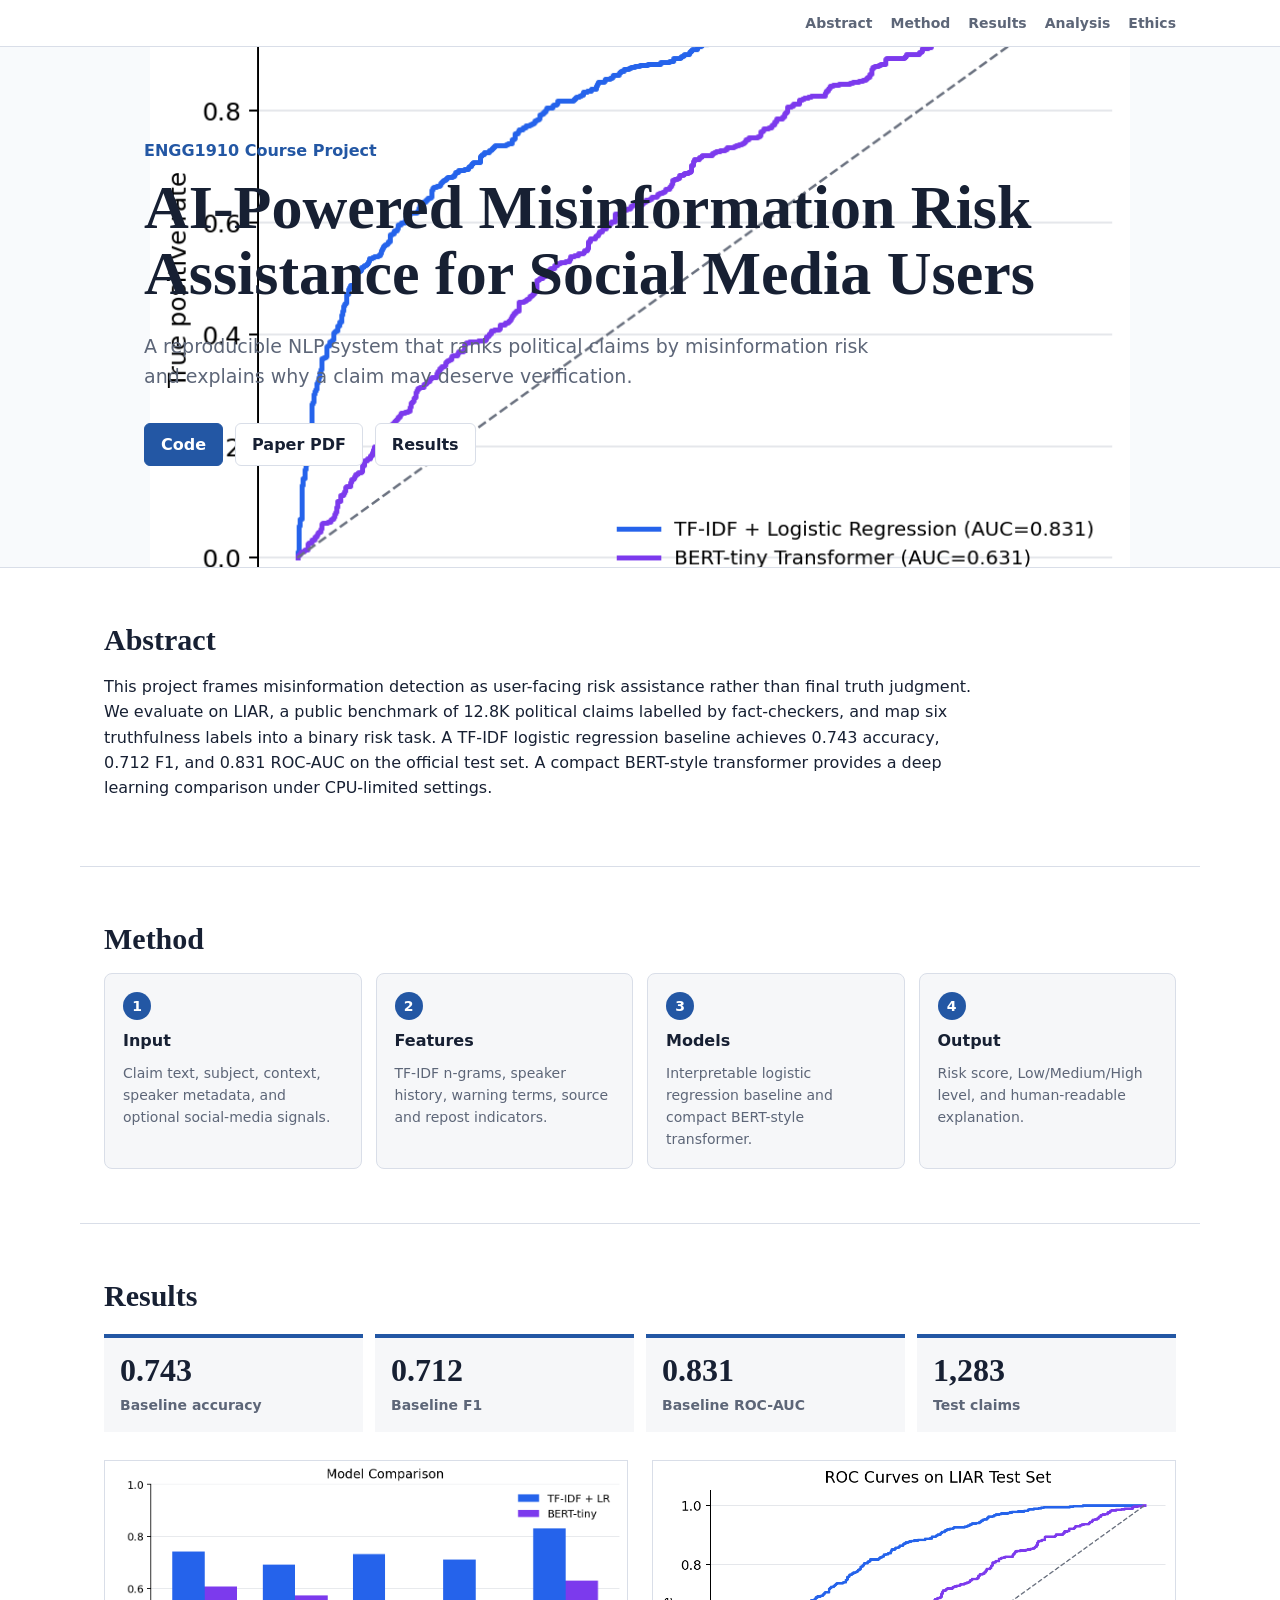
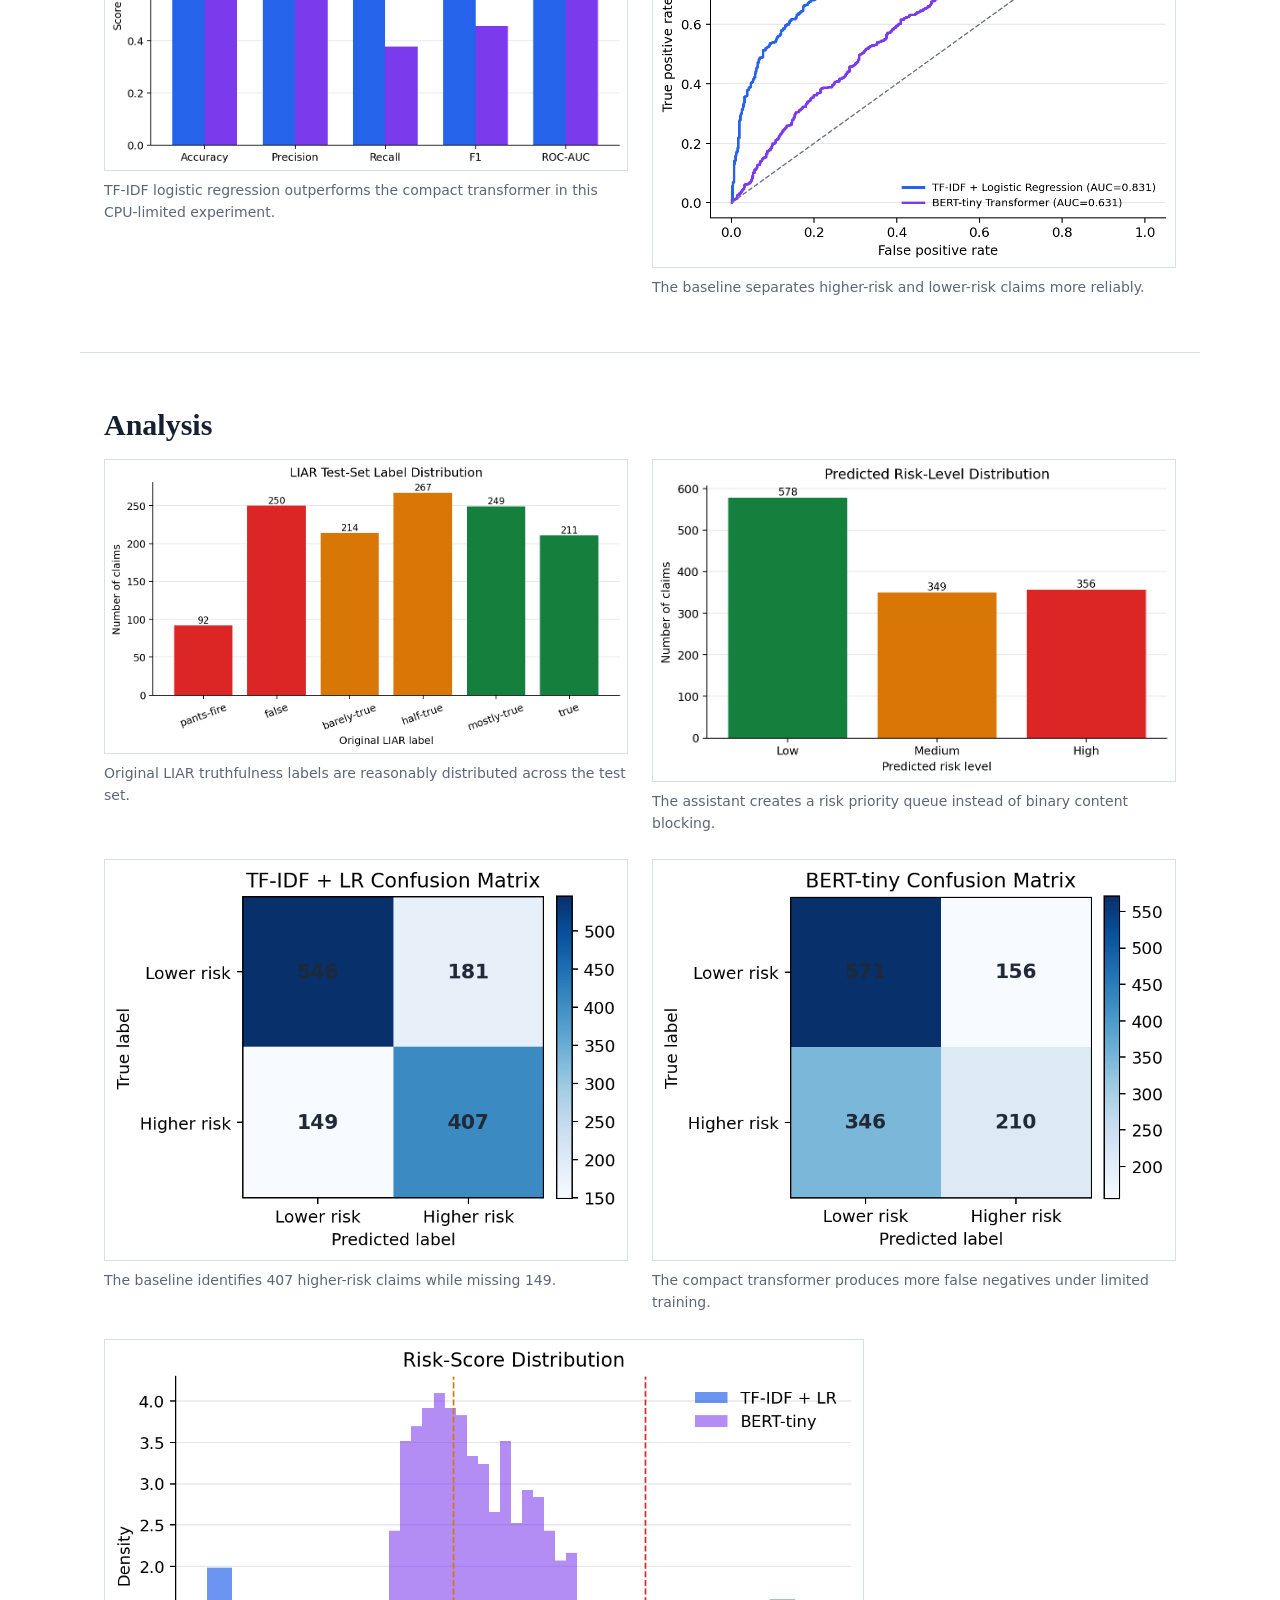
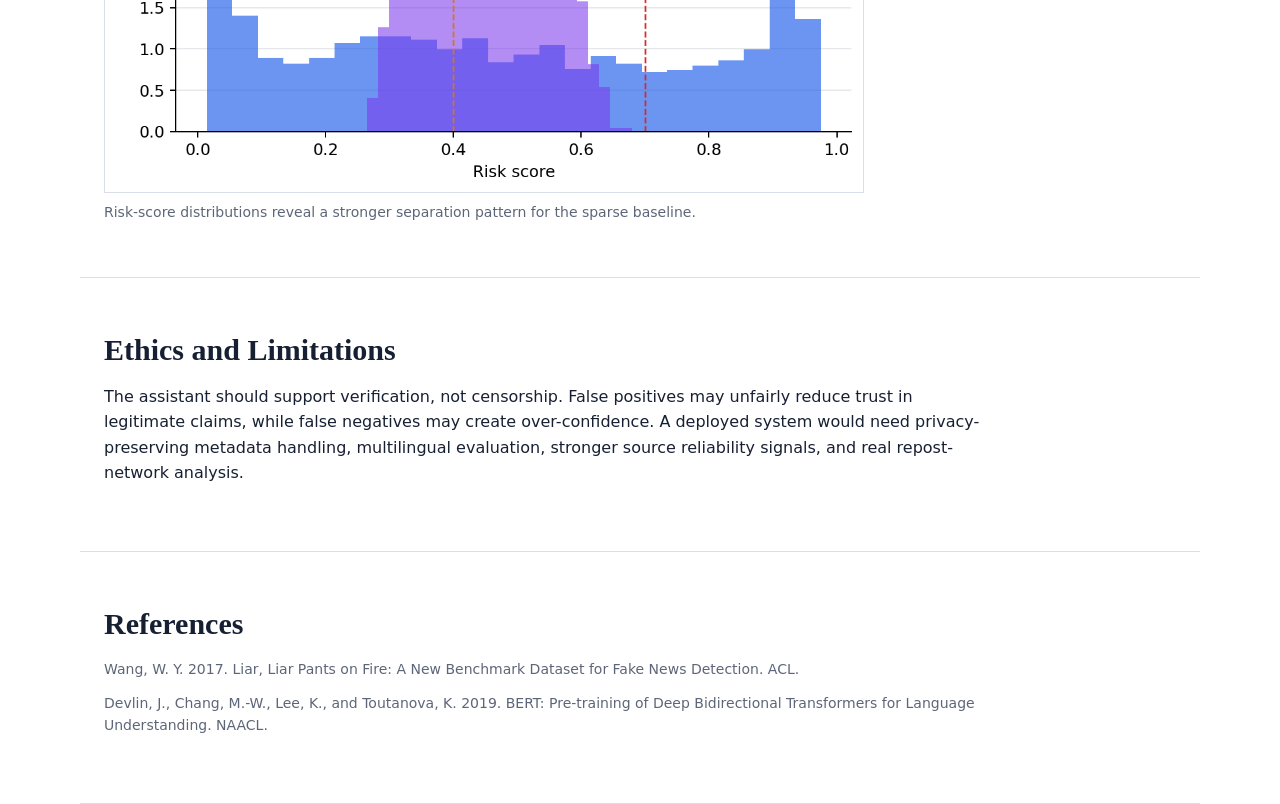
<file: index.html>
<!doctype html>
<html lang="en">
  <head>
    <meta charset="utf-8" />
    <meta name="viewport" content="width=device-width, initial-scale=1" />
    <meta
      name="description"
      content="Project page for AI-Powered Misinformation Risk Assistance for Social Media Users."
    />
    <title>AI-Powered Misinformation Risk Assistance</title>
    <link rel="stylesheet" href="styles.css" />
  </head>
  <body>
    <header class="site-header">
      <nav class="nav">
        <a href="#abstract">Abstract</a>
        <a href="#method">Method</a>
        <a href="#results">Results</a>
        <a href="#analysis">Analysis</a>
        <a href="#ethics">Ethics</a>
      </nav>
    </header>

    <main>
      <section class="hero">
        <div class="hero-inner">
          <p class="venue">ENGG1910 Course Project</p>
          <h1>AI-Powered Misinformation Risk Assistance for Social Media Users</h1>
          <p class="subtitle">
            A reproducible NLP system that ranks political claims by misinformation risk and explains why
            a claim may deserve verification.
          </p>
          <div class="actions" aria-label="Project links">
            <a href="https://github.com/DasbootU9607/ENGG1910-Group-Project" class="button primary">Code</a>
            <a href="report.pdf" class="button">Paper PDF</a>
            <a href="#results" class="button">Results</a>
          </div>
        </div>
      </section>

      <section id="abstract" class="section">
        <h2>Abstract</h2>
        <p>
          This project frames misinformation detection as user-facing risk assistance rather than final
          truth judgment. We evaluate on LIAR, a public benchmark of 12.8K political claims labelled by
          fact-checkers, and map six truthfulness labels into a binary risk task. A TF-IDF logistic
          regression baseline achieves 0.743 accuracy, 0.712 F1, and 0.831 ROC-AUC on the official test
          set. A compact BERT-style transformer provides a deep learning comparison under CPU-limited
          settings.
        </p>
      </section>

      <section id="method" class="section">
        <h2>Method</h2>
        <div class="pipeline" aria-label="System pipeline">
          <div class="stage">
            <span>1</span>
            <h3>Input</h3>
            <p>Claim text, subject, context, speaker metadata, and optional social-media signals.</p>
          </div>
          <div class="stage">
            <span>2</span>
            <h3>Features</h3>
            <p>TF-IDF n-grams, speaker history, warning terms, source and repost indicators.</p>
          </div>
          <div class="stage">
            <span>3</span>
            <h3>Models</h3>
            <p>Interpretable logistic regression baseline and compact BERT-style transformer.</p>
          </div>
          <div class="stage">
            <span>4</span>
            <h3>Output</h3>
            <p>Risk score, Low/Medium/High level, and human-readable explanation.</p>
          </div>
        </div>
      </section>

      <section id="results" class="section">
        <h2>Results</h2>
        <div class="metrics">
          <div>
            <strong>0.743</strong>
            <span>Baseline accuracy</span>
          </div>
          <div>
            <strong>0.712</strong>
            <span>Baseline F1</span>
          </div>
          <div>
            <strong>0.831</strong>
            <span>Baseline ROC-AUC</span>
          </div>
          <div>
            <strong>1,283</strong>
            <span>Test claims</span>
          </div>
        </div>
        <div class="figure-grid">
          <figure>
            <img src="assets/model_comparison.png" alt="Bar chart comparing baseline and transformer metrics" />
            <figcaption>TF-IDF logistic regression outperforms the compact transformer in this CPU-limited experiment.</figcaption>
          </figure>
          <figure>
            <img src="assets/roc_curves.png" alt="ROC curves for baseline and transformer models" />
            <figcaption>The baseline separates higher-risk and lower-risk claims more reliably.</figcaption>
          </figure>
        </div>
      </section>

      <section id="analysis" class="section">
        <h2>Analysis</h2>
        <div class="figure-grid">
          <figure>
            <img src="assets/label_distribution.png" alt="LIAR test-set label distribution" />
            <figcaption>Original LIAR truthfulness labels are reasonably distributed across the test set.</figcaption>
          </figure>
          <figure>
            <img src="assets/risk_distribution.png" alt="Predicted low, medium, and high risk distribution" />
            <figcaption>The assistant creates a risk priority queue instead of binary content blocking.</figcaption>
          </figure>
          <figure>
            <img src="assets/baseline_confusion_matrix.png" alt="Baseline confusion matrix" />
            <figcaption>The baseline identifies 407 higher-risk claims while missing 149.</figcaption>
          </figure>
          <figure>
            <img src="assets/transformer_confusion_matrix.png" alt="Transformer confusion matrix" />
            <figcaption>The compact transformer produces more false negatives under limited training.</figcaption>
          </figure>
        </div>
        <figure class="wide-figure">
          <img src="assets/score_distribution.png" alt="Risk score distributions for both models" />
          <figcaption>Risk-score distributions reveal a stronger separation pattern for the sparse baseline.</figcaption>
        </figure>
      </section>

      <section id="ethics" class="section">
        <h2>Ethics and Limitations</h2>
        <p>
          The assistant should support verification, not censorship. False positives may unfairly reduce
          trust in legitimate claims, while false negatives may create over-confidence. A deployed system
          would need privacy-preserving metadata handling, multilingual evaluation, stronger source
          reliability signals, and real repost-network analysis.
        </p>
      </section>

      <section class="section references">
        <h2>References</h2>
        <p>Wang, W. Y. 2017. Liar, Liar Pants on Fire: A New Benchmark Dataset for Fake News Detection. ACL.</p>
        <p>Devlin, J., Chang, M.-W., Lee, K., and Toutanova, K. 2019. BERT: Pre-training of Deep Bidirectional Transformers for Language Understanding. NAACL.</p>
      </section>
    </main>
  </body>
</html>
</file>
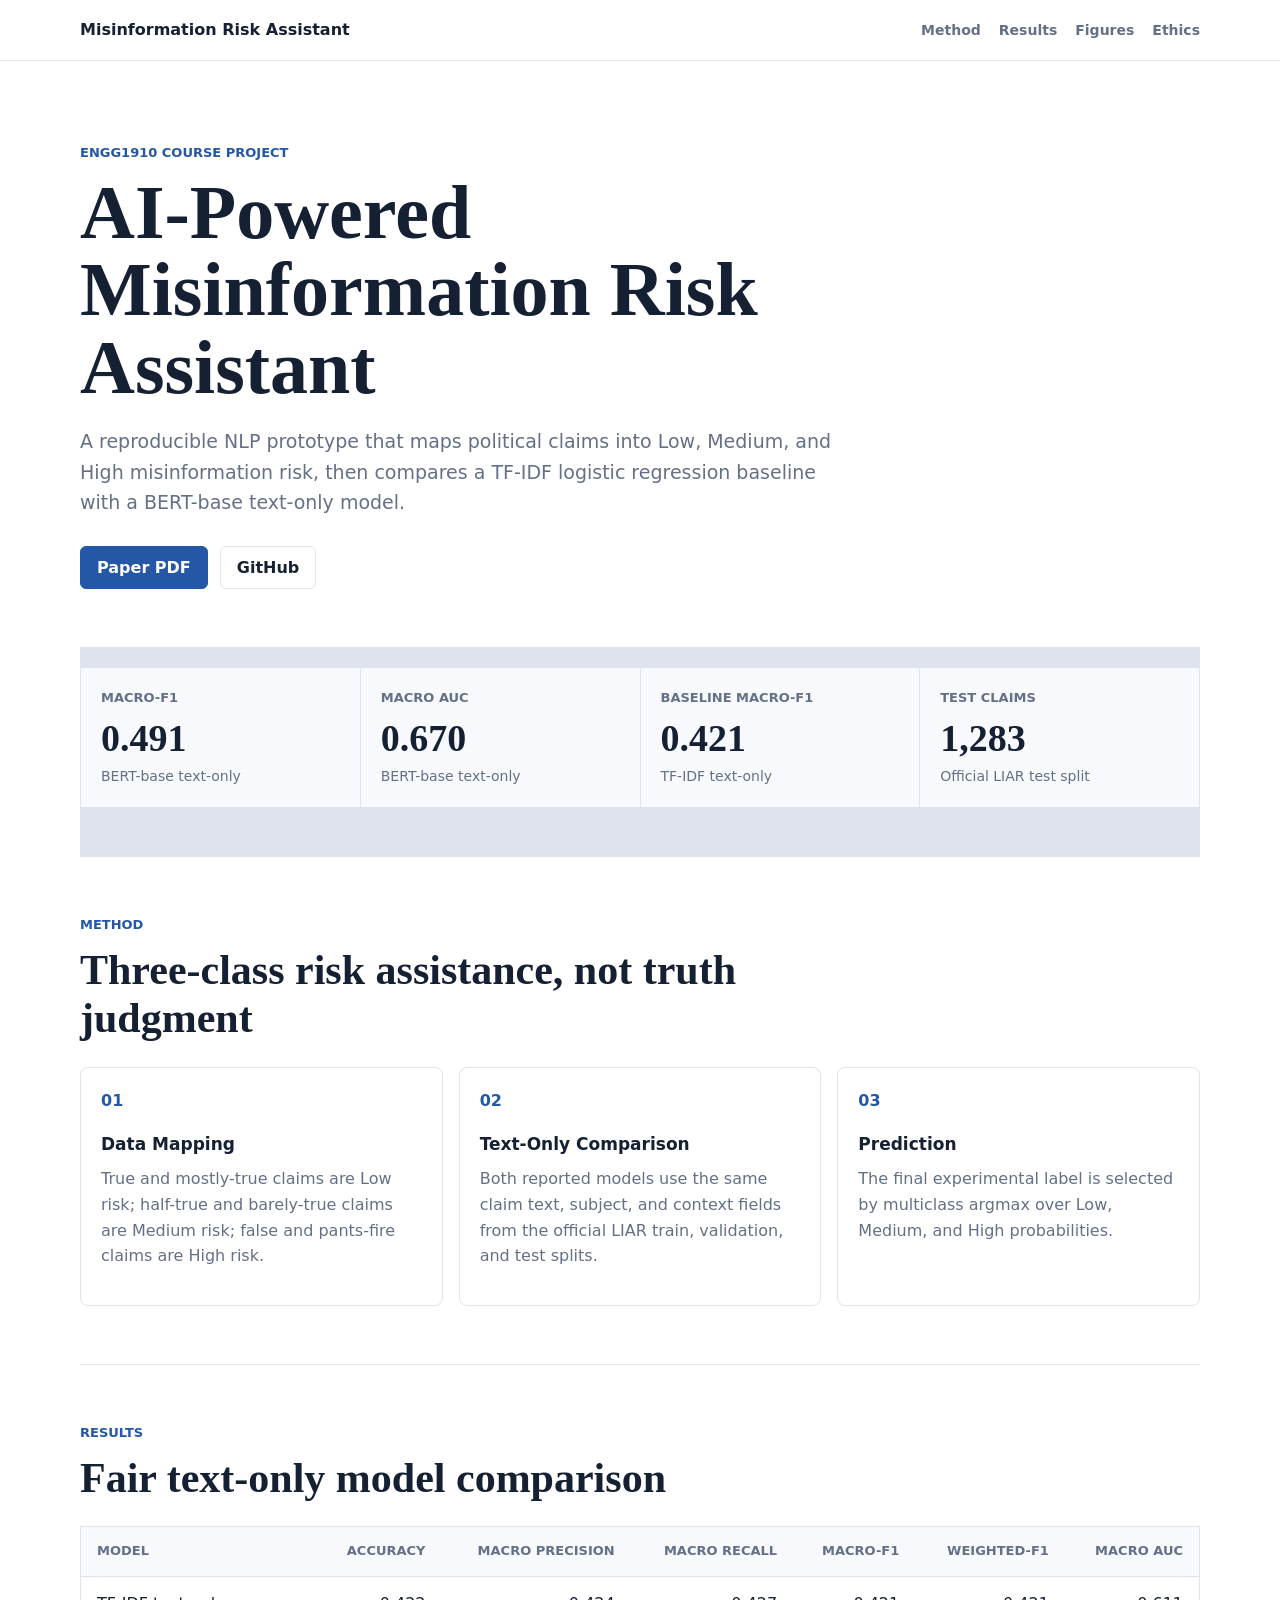
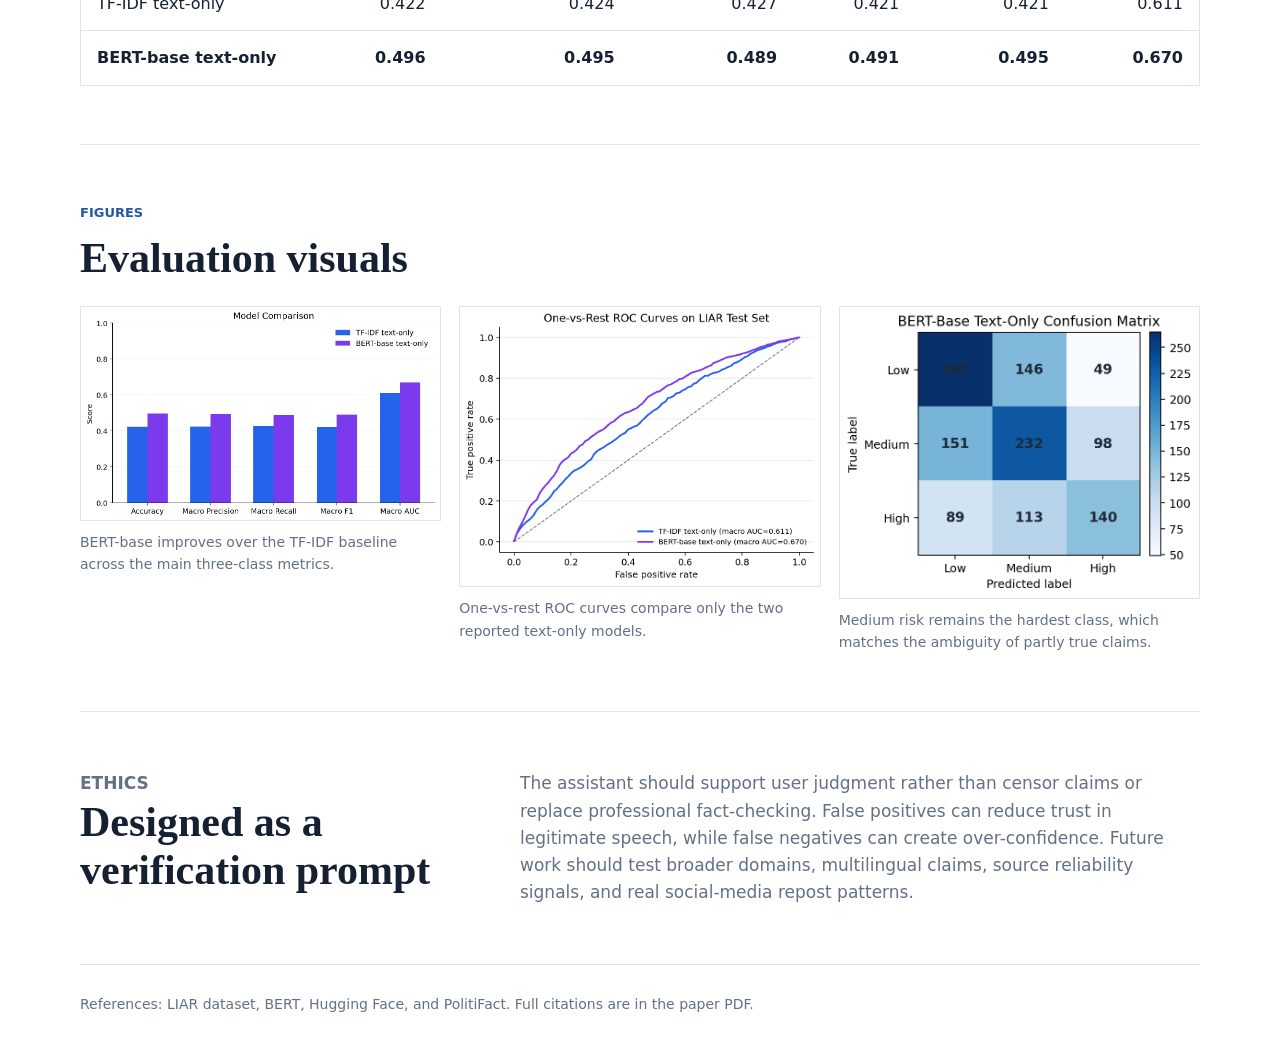
<file: docs/index.html>
<!doctype html>
<html lang="en">
  <head>
    <meta charset="utf-8" />
    <meta name="viewport" content="width=device-width, initial-scale=1" />
    <meta
      name="description"
      content="ENGG1910 project page for an AI-powered misinformation risk assistant."
    />
    <title>AI-Powered Misinformation Risk Assistant</title>
    <link rel="stylesheet" href="styles.css" />
  </head>
  <body>
    <header class="site-header">
      <nav class="nav" aria-label="Project navigation">
        <a class="brand" href="#">Misinformation Risk Assistant</a>
        <div class="nav-links">
          <a href="#method">Method</a>
          <a href="#results">Results</a>
          <a href="#figures">Figures</a>
          <a href="#ethics">Ethics</a>
        </div>
      </nav>
    </header>

    <main>
      <section class="hero">
        <p class="eyebrow">ENGG1910 Course Project</p>
        <h1>AI-Powered Misinformation Risk Assistant</h1>
        <p class="lede">
          A reproducible NLP prototype that maps political claims into Low, Medium, and High
          misinformation risk, then compares a TF-IDF logistic regression baseline with a
          BERT-base text-only model.
        </p>
        <div class="actions" aria-label="Project links">
          <a class="button primary" href="report.pdf">Paper PDF</a>
          <a class="button" href="https://github.com/DasbootU9607/ENGG1910-Group-Project">GitHub</a>
        </div>
      </section>

      <section class="metrics" aria-label="Key results">
        <div>
          <span>Macro-F1</span>
          <strong>0.491</strong>
          <p>BERT-base text-only</p>
        </div>
        <div>
          <span>Macro AUC</span>
          <strong>0.670</strong>
          <p>BERT-base text-only</p>
        </div>
        <div>
          <span>Baseline Macro-F1</span>
          <strong>0.421</strong>
          <p>TF-IDF text-only</p>
        </div>
        <div>
          <span>Test Claims</span>
          <strong>1,283</strong>
          <p>Official LIAR test split</p>
        </div>
      </section>

      <section id="method" class="section">
        <div class="section-heading">
          <p class="eyebrow">Method</p>
          <h2>Three-class risk assistance, not truth judgment</h2>
        </div>
        <div class="method-grid">
          <article>
            <span>01</span>
            <h3>Data Mapping</h3>
            <p>True and mostly-true claims are Low risk; half-true and barely-true claims are Medium risk; false and pants-fire claims are High risk.</p>
          </article>
          <article>
            <span>02</span>
            <h3>Text-Only Comparison</h3>
            <p>Both reported models use the same claim text, subject, and context fields from the official LIAR train, validation, and test splits.</p>
          </article>
          <article>
            <span>03</span>
            <h3>Prediction</h3>
            <p>The final experimental label is selected by multiclass argmax over Low, Medium, and High probabilities.</p>
          </article>
        </div>
      </section>

      <section id="results" class="section">
        <div class="section-heading">
          <p class="eyebrow">Results</p>
          <h2>Fair text-only model comparison</h2>
        </div>
        <div class="table-wrap">
          <table>
            <thead>
              <tr>
                <th>Model</th>
                <th>Accuracy</th>
                <th>Macro Precision</th>
                <th>Macro Recall</th>
                <th>Macro-F1</th>
                <th>Weighted-F1</th>
                <th>Macro AUC</th>
              </tr>
            </thead>
            <tbody>
              <tr>
                <td>TF-IDF text-only</td>
                <td>0.422</td>
                <td>0.424</td>
                <td>0.427</td>
                <td>0.421</td>
                <td>0.421</td>
                <td>0.611</td>
              </tr>
              <tr>
                <td>BERT-base text-only</td>
                <td>0.496</td>
                <td>0.495</td>
                <td>0.489</td>
                <td>0.491</td>
                <td>0.495</td>
                <td>0.670</td>
              </tr>
            </tbody>
          </table>
        </div>
      </section>

      <section id="figures" class="section">
        <div class="section-heading">
          <p class="eyebrow">Figures</p>
          <h2>Evaluation visuals</h2>
        </div>
        <div class="figure-grid">
          <figure>
            <img src="assets/model_comparison.png" alt="Bar chart comparing TF-IDF and BERT-base metrics" />
            <figcaption>BERT-base improves over the TF-IDF baseline across the main three-class metrics.</figcaption>
          </figure>
          <figure>
            <img src="assets/roc_curves.png" alt="One-vs-rest ROC curves for TF-IDF and BERT-base" />
            <figcaption>One-vs-rest ROC curves compare only the two reported text-only models.</figcaption>
          </figure>
          <figure>
            <img src="assets/transformer_confusion_matrix.png" alt="BERT-base three-class confusion matrix" />
            <figcaption>Medium risk remains the hardest class, which matches the ambiguity of partly true claims.</figcaption>
          </figure>
        </div>
      </section>

      <section id="ethics" class="section split">
        <div>
          <p class="eyebrow">Ethics</p>
          <h2>Designed as a verification prompt</h2>
        </div>
        <p>
          The assistant should support user judgment rather than censor claims or replace professional
          fact-checking. False positives can reduce trust in legitimate speech, while false negatives
          can create over-confidence. Future work should test broader domains, multilingual claims,
          source reliability signals, and real social-media repost patterns.
        </p>
      </section>

      <footer class="footer">
        <p>References: LIAR dataset, BERT, Hugging Face, and PolitiFact. Full citations are in the paper PDF.</p>
      </footer>
    </main>
  </body>
</html>
</file>
<file: styles.css>
:root {
  color-scheme: light;
  --ink: #172033;
  --muted: #5d6678;
  --line: #d9dee8;
  --paper: #ffffff;
  --soft: #f6f7f9;
  --blue: #2357a4;
  --green: #187044;
  --amber: #a36405;
  --red: #a92727;
}

* {
  box-sizing: border-box;
}

html {
  scroll-behavior: smooth;
}

body {
  margin: 0;
  color: var(--ink);
  background: var(--paper);
  font-family: Inter, ui-sans-serif, system-ui, -apple-system, BlinkMacSystemFont, "Segoe UI", sans-serif;
  font-size: 16px;
  line-height: 1.58;
}

.site-header {
  position: sticky;
  top: 0;
  z-index: 10;
  background: rgba(255, 255, 255, 0.95);
  border-bottom: 1px solid var(--line);
  backdrop-filter: blur(8px);
}

.nav {
  max-width: 1120px;
  margin: 0 auto;
  padding: 12px 24px;
  display: flex;
  gap: 18px;
  justify-content: flex-end;
  flex-wrap: wrap;
}

.nav a {
  color: var(--muted);
  text-decoration: none;
  font-size: 14px;
  font-weight: 600;
}

.nav a:hover {
  color: var(--blue);
}

.hero {
  border-bottom: 1px solid var(--line);
  background: #f8fafc url("assets/roc_curves.png") center 54% / min(980px, 96vw) auto no-repeat;
}

.hero-inner {
  max-width: 1040px;
  min-height: 520px;
  margin: 0 auto;
  padding: 86px 24px 96px;
  display: flex;
  flex-direction: column;
  justify-content: center;
}

.venue {
  margin: 0 0 12px;
  color: var(--blue);
  font-weight: 700;
  letter-spacing: 0;
}

h1 {
  max-width: 920px;
  margin: 0;
  font-family: Georgia, "Times New Roman", serif;
  font-size: clamp(34px, 5.4vw, 62px);
  line-height: 1.06;
  letter-spacing: 0;
}

.subtitle {
  max-width: 760px;
  margin: 24px 0 0;
  color: var(--muted);
  font-size: 19px;
}

.actions {
  margin-top: 32px;
  display: flex;
  gap: 12px;
  flex-wrap: wrap;
}

.button {
  display: inline-flex;
  align-items: center;
  justify-content: center;
  min-height: 42px;
  padding: 8px 16px;
  border: 1px solid var(--line);
  color: var(--ink);
  background: white;
  text-decoration: none;
  font-weight: 700;
  border-radius: 6px;
}

.button.primary {
  color: white;
  background: var(--blue);
  border-color: var(--blue);
}

.section {
  max-width: 1120px;
  margin: 0 auto;
  padding: 54px 24px;
  border-bottom: 1px solid var(--line);
}

h2 {
  margin: 0 0 16px;
  font-family: Georgia, "Times New Roman", serif;
  font-size: 30px;
  line-height: 1.2;
  letter-spacing: 0;
}

h3 {
  margin: 8px 0 8px;
  font-size: 16px;
}

p {
  max-width: 880px;
  margin: 0 0 12px;
}

.pipeline {
  display: grid;
  grid-template-columns: repeat(4, minmax(0, 1fr));
  gap: 14px;
}

.stage {
  border: 1px solid var(--line);
  border-radius: 8px;
  padding: 18px;
  background: var(--soft);
}

.stage span {
  display: inline-flex;
  width: 28px;
  height: 28px;
  align-items: center;
  justify-content: center;
  color: white;
  background: var(--blue);
  border-radius: 50%;
  font-size: 14px;
  font-weight: 800;
}

.stage p {
  color: var(--muted);
  font-size: 14px;
  margin: 0;
}

.metrics {
  display: grid;
  grid-template-columns: repeat(4, minmax(0, 1fr));
  gap: 12px;
  margin: 20px 0 28px;
}

.metrics div {
  border-top: 4px solid var(--blue);
  background: var(--soft);
  padding: 16px;
}

.metrics strong {
  display: block;
  font-family: Georgia, "Times New Roman", serif;
  font-size: 32px;
  line-height: 1;
}

.metrics span {
  display: block;
  margin-top: 8px;
  color: var(--muted);
  font-size: 14px;
  font-weight: 650;
}

.figure-grid {
  display: grid;
  grid-template-columns: repeat(2, minmax(0, 1fr));
  gap: 24px;
}

figure {
  margin: 0;
}

figure img {
  display: block;
  width: 100%;
  height: auto;
  border: 1px solid var(--line);
  background: white;
}

figcaption {
  margin-top: 8px;
  color: var(--muted);
  font-size: 14px;
}

.wide-figure {
  margin-top: 26px;
  max-width: 760px;
}

.references p {
  font-size: 14px;
  color: var(--muted);
}

@media (max-width: 840px) {
  .hero-inner {
    min-height: 480px;
    padding-top: 64px;
  }

  .pipeline,
  .metrics,
  .figure-grid {
    grid-template-columns: 1fr;
  }

  h1 {
    font-size: 36px;
  }

  .subtitle {
    font-size: 17px;
  }
}
</file>
<file: docs/styles.css>
:root {
  color-scheme: light;
  --ink: #162033;
  --muted: #647086;
  --line: #dfe4ec;
  --paper: #ffffff;
  --soft: #f7f9fc;
  --blue: #2457a6;
  --green: #207553;
  --amber: #b36b00;
}

* {
  box-sizing: border-box;
}

html {
  scroll-behavior: smooth;
}

body {
  margin: 0;
  color: var(--ink);
  background: var(--paper);
  font-family: Inter, ui-sans-serif, system-ui, -apple-system, BlinkMacSystemFont, "Segoe UI", sans-serif;
  font-size: 16px;
  line-height: 1.6;
}

.site-header {
  position: sticky;
  top: 0;
  z-index: 20;
  border-bottom: 1px solid var(--line);
  background: rgba(255, 255, 255, 0.94);
  backdrop-filter: blur(10px);
}

.nav {
  width: min(1120px, calc(100% - 40px));
  margin: 0 auto;
  min-height: 60px;
  display: flex;
  align-items: center;
  justify-content: space-between;
  gap: 20px;
}

.brand,
.nav a {
  color: var(--ink);
  text-decoration: none;
}

.brand {
  font-weight: 750;
}

.nav-links {
  display: flex;
  align-items: center;
  gap: 18px;
}

.nav-links a {
  color: var(--muted);
  font-size: 14px;
  font-weight: 650;
}

.nav-links a:hover {
  color: var(--blue);
}

.hero {
  width: min(1120px, calc(100% - 40px));
  margin: 0 auto;
  padding: 82px 0 58px;
}

.eyebrow {
  margin: 0 0 10px;
  color: var(--blue);
  font-size: 13px;
  font-weight: 800;
  letter-spacing: 0;
  text-transform: uppercase;
}

h1,
h2,
h3,
p {
  margin-top: 0;
}

h1 {
  max-width: 900px;
  margin-bottom: 20px;
  font-family: Georgia, "Times New Roman", serif;
  font-size: clamp(42px, 7vw, 76px);
  line-height: 1.02;
  letter-spacing: 0;
}

.lede {
  max-width: 780px;
  margin-bottom: 28px;
  color: var(--muted);
  font-size: 19px;
}

.actions {
  display: flex;
  flex-wrap: wrap;
  gap: 12px;
}

.button {
  display: inline-flex;
  align-items: center;
  justify-content: center;
  min-height: 42px;
  padding: 8px 16px;
  border: 1px solid var(--line);
  border-radius: 6px;
  color: var(--ink);
  background: white;
  text-decoration: none;
  font-weight: 750;
}

.button.primary {
  color: white;
  background: var(--blue);
  border-color: var(--blue);
}

.metrics {
  width: min(1120px, calc(100% - 40px));
  margin: 0 auto;
  padding: 20px 0 48px;
  display: grid;
  grid-template-columns: repeat(4, minmax(0, 1fr));
  gap: 1px;
  background: var(--line);
  border: 1px solid var(--line);
}

.metrics div {
  min-height: 132px;
  padding: 20px;
  background: var(--soft);
}

.metrics span {
  display: block;
  margin-bottom: 10px;
  color: var(--muted);
  font-size: 13px;
  font-weight: 800;
  text-transform: uppercase;
}

.metrics strong {
  display: block;
  margin-bottom: 8px;
  font-family: Georgia, "Times New Roman", serif;
  font-size: 38px;
  line-height: 1;
}

.metrics p {
  margin: 0;
  color: var(--muted);
  font-size: 14px;
}

.section {
  width: min(1120px, calc(100% - 40px));
  margin: 0 auto;
  padding: 58px 0;
  border-top: 1px solid var(--line);
}

.section-heading {
  max-width: 760px;
  margin-bottom: 24px;
}

h2 {
  margin-bottom: 0;
  font-family: Georgia, "Times New Roman", serif;
  font-size: clamp(28px, 4vw, 42px);
  line-height: 1.15;
  letter-spacing: 0;
}

h3 {
  margin-bottom: 8px;
  font-size: 17px;
}

.method-grid {
  display: grid;
  grid-template-columns: repeat(3, minmax(0, 1fr));
  gap: 16px;
}

.method-grid article {
  padding: 20px;
  border: 1px solid var(--line);
  border-radius: 8px;
  background: var(--paper);
}

.method-grid span {
  display: block;
  margin-bottom: 18px;
  color: var(--blue);
  font-weight: 850;
}

.method-grid p,
.split p,
figcaption,
.footer p {
  color: var(--muted);
}

.table-wrap {
  overflow-x: auto;
  border: 1px solid var(--line);
}

table {
  width: 100%;
  border-collapse: collapse;
  min-width: 760px;
  background: white;
}

th,
td {
  padding: 14px 16px;
  border-bottom: 1px solid var(--line);
  text-align: right;
  white-space: nowrap;
}

th:first-child,
td:first-child {
  text-align: left;
}

th {
  color: var(--muted);
  background: var(--soft);
  font-size: 13px;
  text-transform: uppercase;
}

tbody tr:last-child td {
  border-bottom: 0;
  font-weight: 750;
}

.figure-grid {
  display: grid;
  grid-template-columns: repeat(3, minmax(0, 1fr));
  gap: 18px;
}

figure {
  margin: 0;
}

figure img {
  display: block;
  width: 100%;
  height: auto;
  border: 1px solid var(--line);
  background: white;
}

figcaption {
  margin-top: 10px;
  font-size: 14px;
}

.split {
  display: grid;
  grid-template-columns: minmax(220px, 0.75fr) minmax(0, 1.25fr);
  gap: 32px;
  align-items: start;
}

.split p {
  margin: 0;
  font-size: 17px;
}

.footer {
  width: min(1120px, calc(100% - 40px));
  margin: 0 auto;
  padding: 28px 0 42px;
  border-top: 1px solid var(--line);
}

.footer p {
  margin: 0;
  font-size: 14px;
}

@media (max-width: 860px) {
  .nav {
    align-items: flex-start;
    padding: 14px 0;
    flex-direction: column;
  }

  .nav-links {
    gap: 14px;
    flex-wrap: wrap;
  }

  .hero {
    padding-top: 56px;
  }

  .metrics,
  .method-grid,
  .figure-grid,
  .split {
    grid-template-columns: 1fr;
  }

  .metrics {
    gap: 0;
  }
}
</file>
